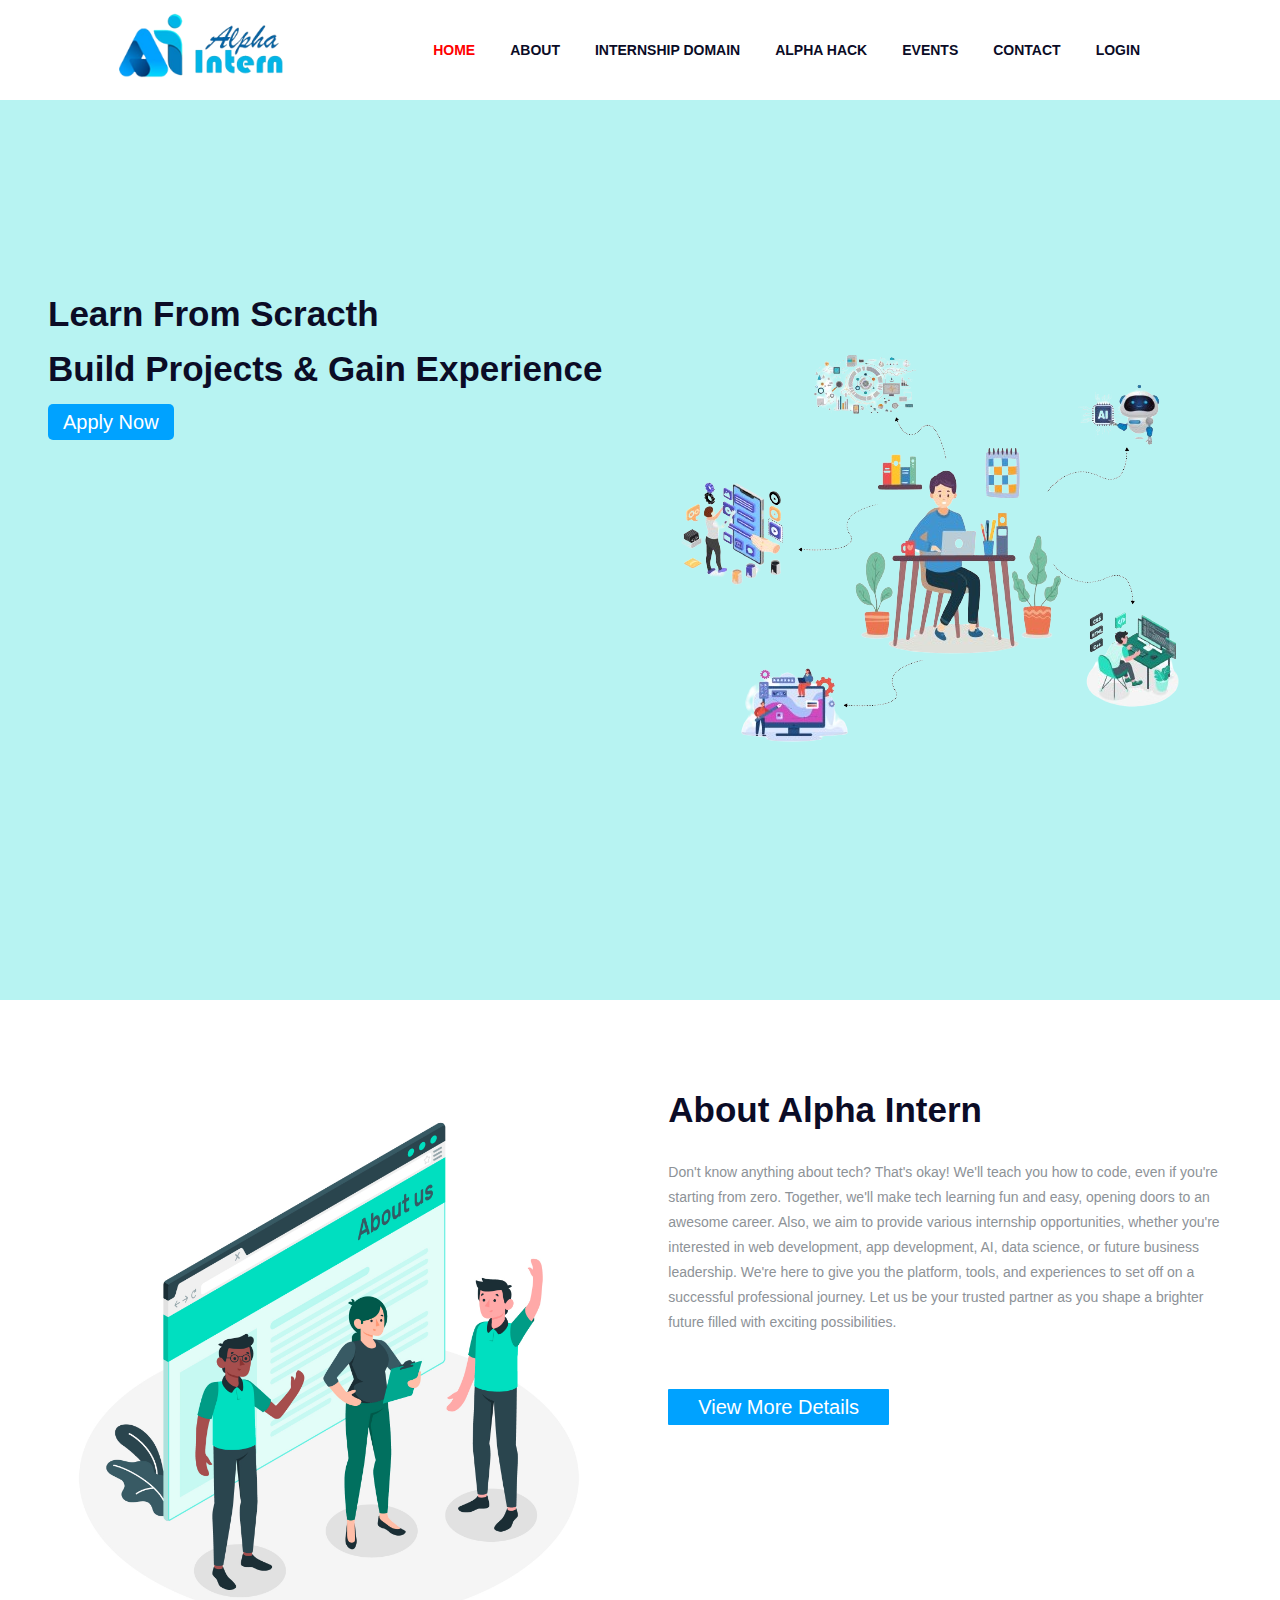
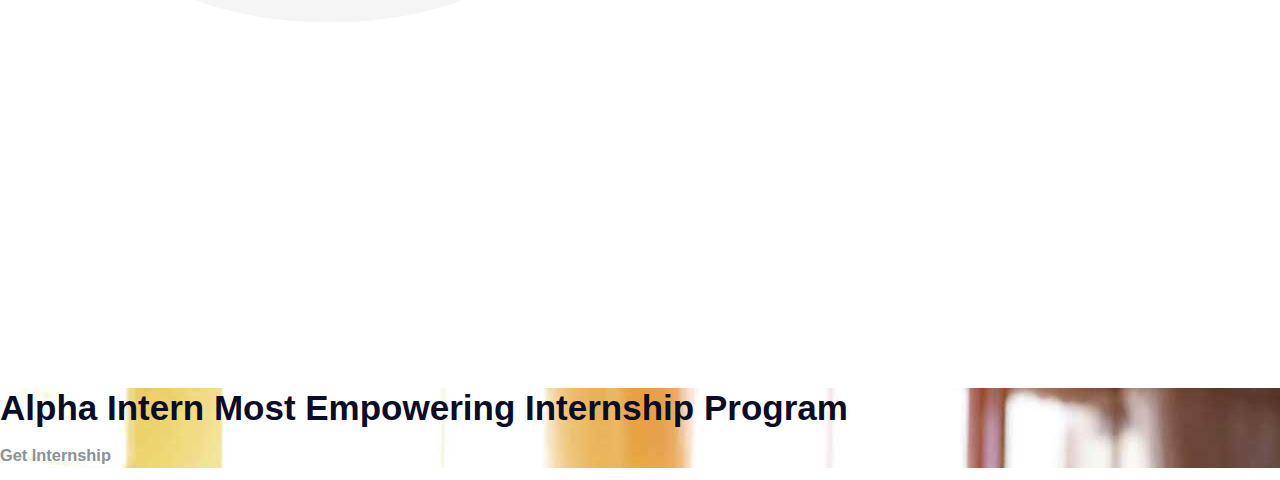
<file: Alpha Intern Clone/index.html>
<!DOCTYPE html>
<html lang="en">

<head>
    <meta charset="UTF-8">
    <meta name="viewport" content="width=device-width, initial-scale=1.0">
    <title>alphaIntern</title>
    <link rel="stylesheet" href="index.css">
</head>

<body>
    <div class="homePage">
        <div class="navBar">
            <div class="logo">
                <img src="logo.png" alt="">
            </div>
            <div class="details">
                <ul>
                    <a href="">
                        <li style="color: red;">HOME</li>
                    </a>
                    <a href="">
                        <li>ABOUT</li>
                    </a>
                    <a href="">
                        <li>INTERNSHIP DOMAIN</li>
                    </a>
                    <a href="">
                        <li>ALPHA HACK</li>
                    </a>
                    <a href="">
                        <li>EVENTS</li>
                    </a>
                    <a href="">
                        <li>CONTACT</li>
                    </a>
                    <a href="">
                        <li>LOGIN</li>
                    </a>
                </ul>
            </div>
        </div>
        <div class="slideBar">
            <div class="info-block">
                <h2>Learn From Scracth</h2>
                <h2> Build Projects & Gain Experience</h2>
                <div class="applyNow">
                    <a href=""
                    style=" text-decoration:none; background-color: #00a2ff; border: none; 
                    font-size: 20px; padding: 7px 15px; font-weight: 500; color: #fff; 
                    border-radius: 5px;">Apply Now</a>
                </div>
            </div>
            <img src="main-slider.png" alt="">
        </div>
        <div class="aboutUs">
            <div class="imgAU">
                <img src="aboutUs.jpg" alt="">
            </div>
            <div class="aboutAlphaIntern">
                <h2>About Alpha Intern</h2>
                <p>Don't know anything about tech? That's okay! We'll teach you how to code, even if you're starting from zero. Together, we'll make tech learning fun and easy, opening doors to an awesome career. Also, we aim to provide various internship opportunities, whether you're interested in web development, app development, AI, data science, or future business leadership. We're here to give you the platform, tools, and experiences to set off on a successful professional journey. Let us be your trusted partner as you shape a brighter future filled with exciting possibilities.</p>
                <div class="viewDetails">
                    <a href=""
                    style=" text-decoration:none; background-color: #00a2ff; border: none; 
                    font-size: 20px; padding: 7px 30px; font-weight: 500; color: #fff; 
                    border-radius: 1px;">View More Details</a>
                </div>
            </div>
        </div>
        <div class="internship">
            <h2>Alpha Intern Most Empowering Internship Program</h2>
            <div class="getInternship">
                <div class="box">
                    <h3>Get Internship</h3>
                </div>
            </div>
        </div>
    </div>
</body>
</html>
</file>
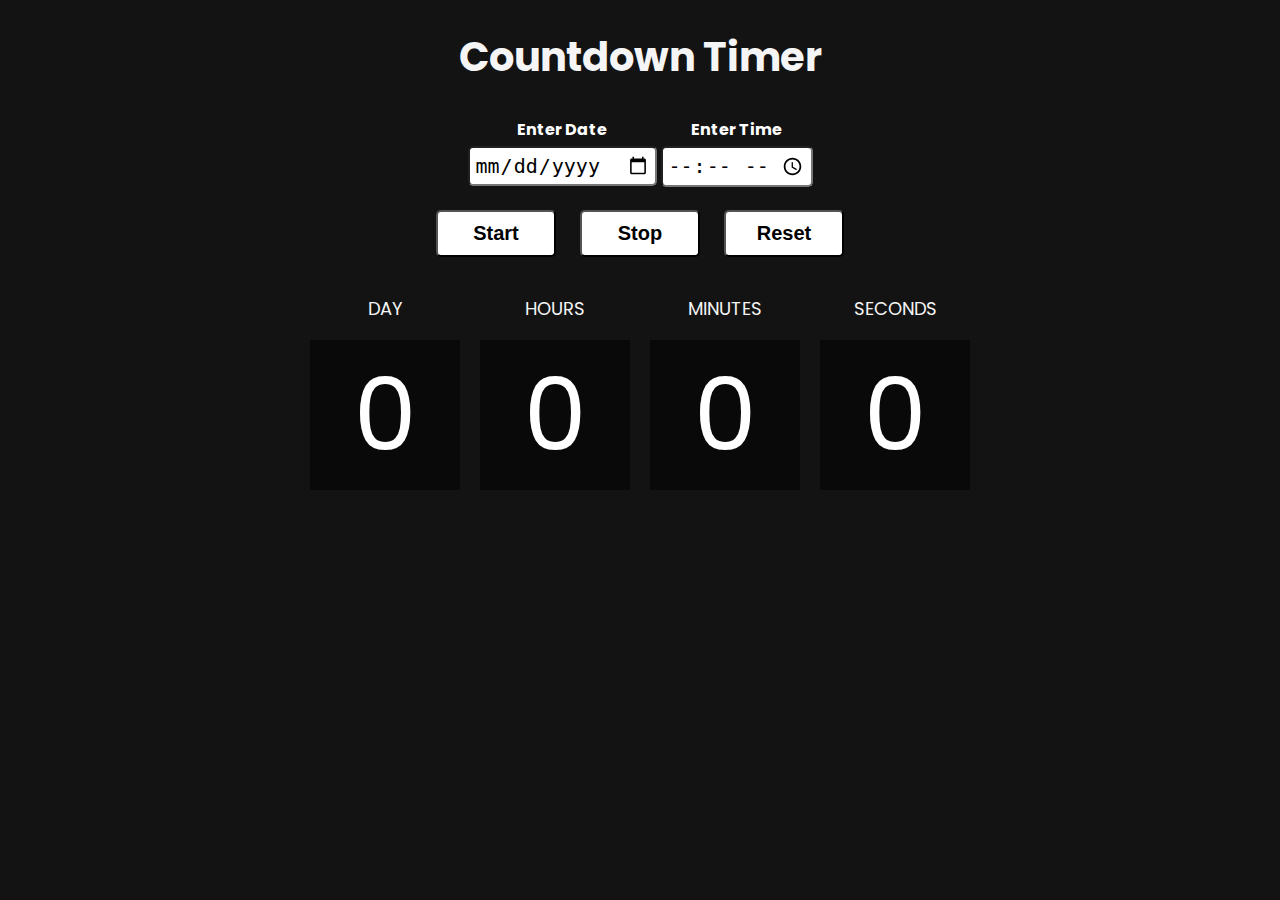
<file: CountDown Timer/count.html>
<!DOCTYPE html>
<html lang="en">
<head>
    <meta charset="UTF-8">
    <meta name="viewport" content="width=device-width, initial-scale=1.0">
    <title>countDownTimer</title>
    <link rel="stylesheet" href="countDownTimer.css">
    <script src="countDown.js"></script>
</head>
<body>
    <h1>Countdown Timer</h1>
    <table>
        <thead>
            <tr>
                <th>Enter Date</th>
                <th>Enter Time</th>
            </tr>
        </thead>
        <tbody>
            <tr>
                <td><input type="date" id="date" ></td>
                <td><input type="time" id="time" ></td>
            </tr>
        </tbody>
    </table>
    <button id="calculate">Start</button>
    <button id="stop">Stop</button>
    <button id="reset">Reset</button>

    <div class="countdown">
        <div>
            <p class="heading">DAY</p>
            <div class="time" id="countdown-days">0</div>
        </div>
        <div>
            <p class="heading">HOURS</p>
            <div class="time" id="countdown-hours">0</div>
        </div>
        <div>
            <p class="heading">MINUTES</p>
            <div class="time" id="countdown-minutes">0</div>
        </div>
        <div>
            <p class="heading">SECONDS</p>
            <div class="time" id="countdown-seconds">0</div>
        </div>
    </div>
</body>
</html>
</file>
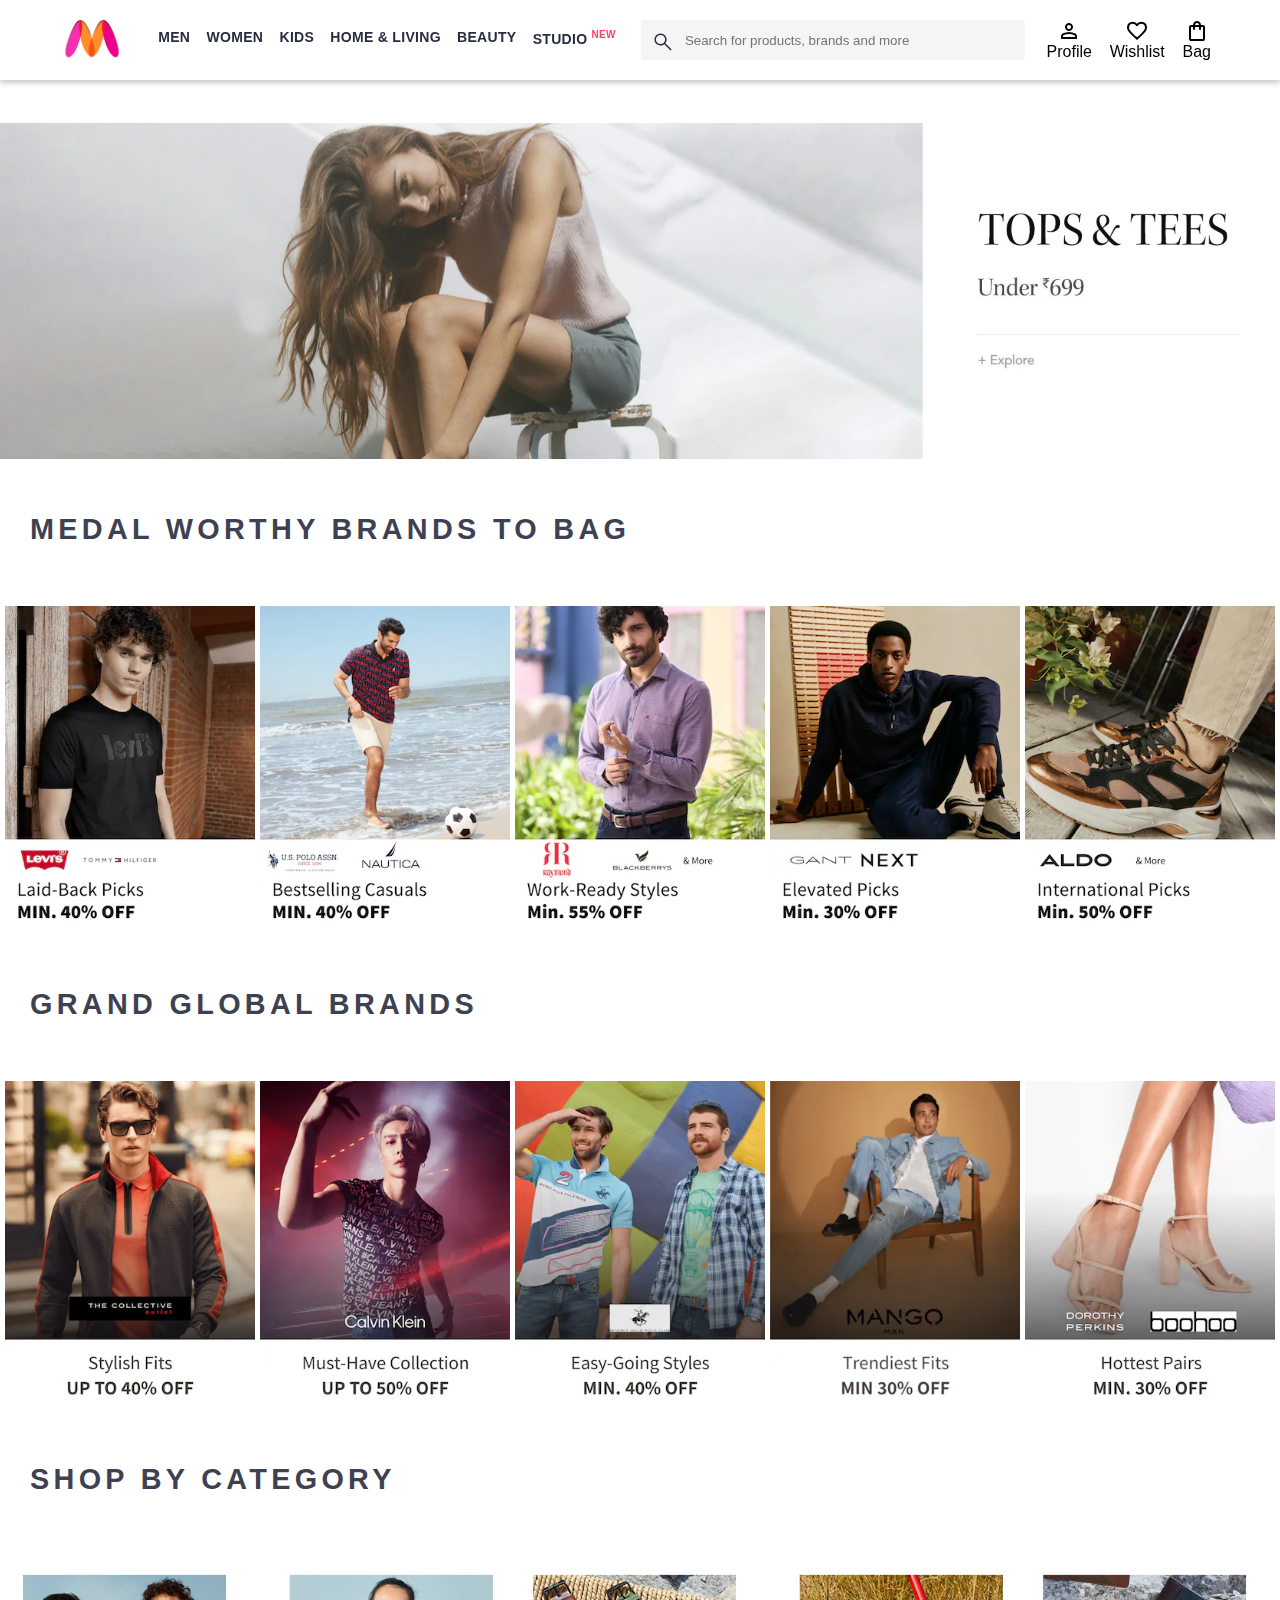
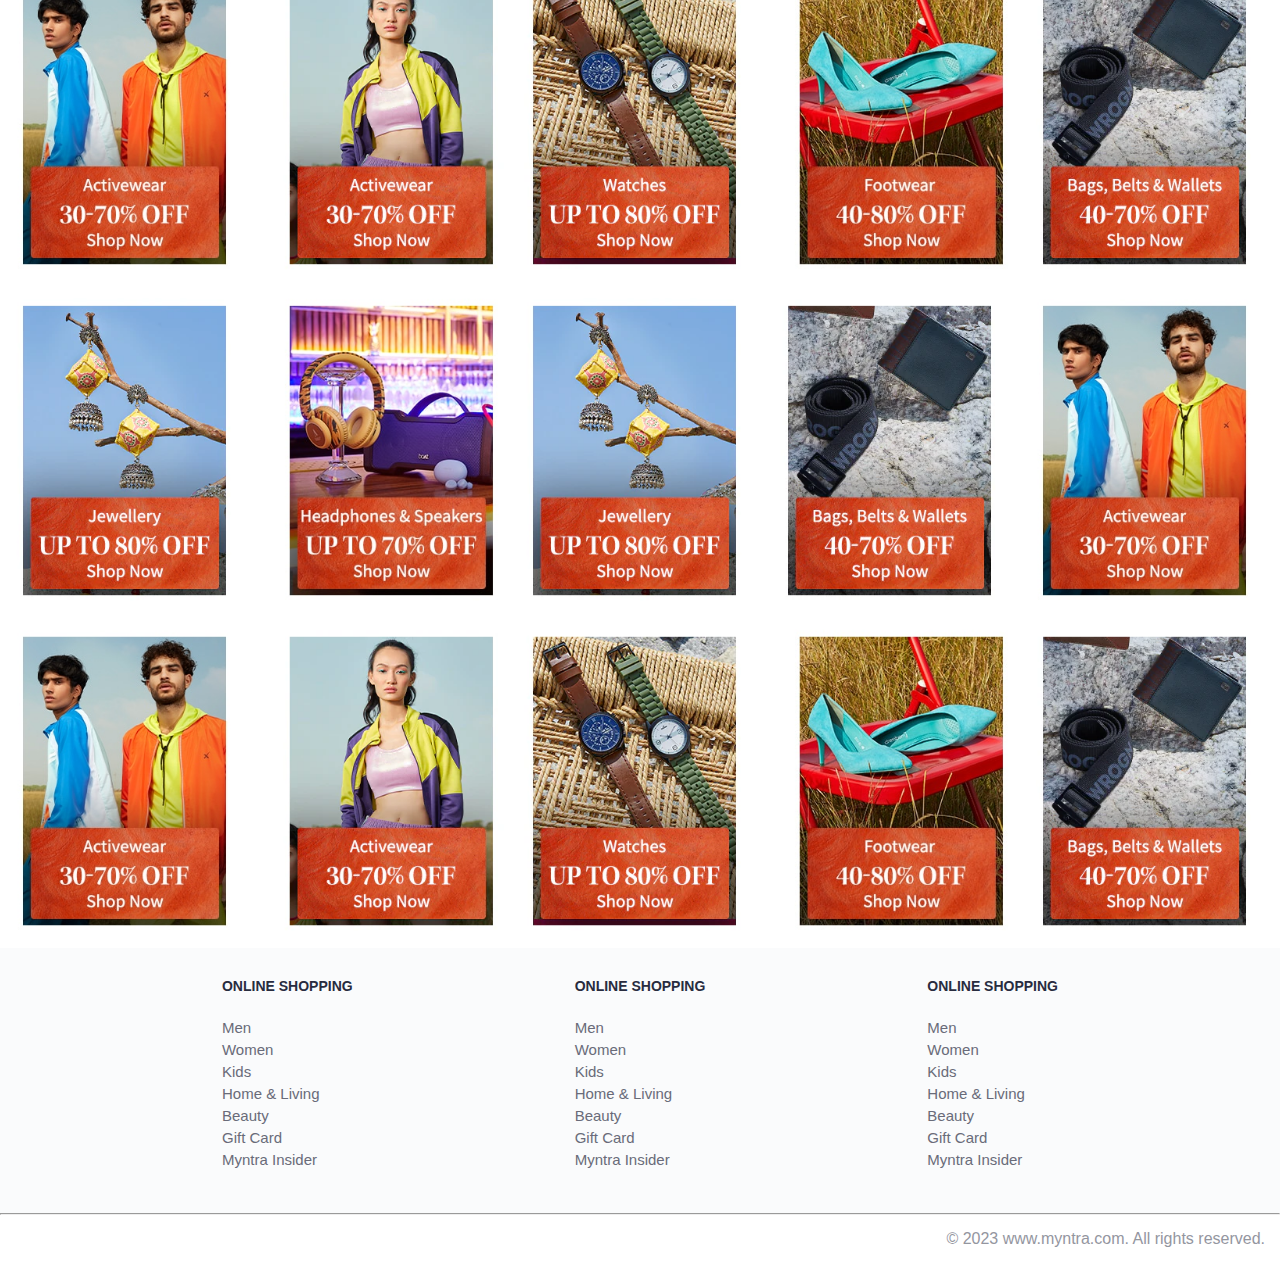
<file: Myntra Clone/myntra.html>
<!DOCTYPE html>
<html lang="en">
<head>
    <meta charset="UTF-8">
    <meta name="viewport" content="width=device-width, initial-scale=1.0">
    <title>myntraClone</title>
    <link rel="stylesheet" href="https://cdnjs.cloudflare.com/ajax/libs/font-awesome/6.4.2/css/all.min.css">
    <link rel="stylesheet" href="https://fonts.googleapis.com/css2?family=Material+Symbols+Outlined:opsz,wght,FILL,GRAD@20..48,100..700,0..1,-50..200" />
    <link rel="stylesheet" href="myntra.css">
</head>
<body>
    <header>
        <div class="logo_container">
            <a href="#"><img class="myntra_home" src="logomyntra1.png" alt="Myntra Home"></a>
        </div>
        <nav class="nav_bar">
            <a href="#">Men</a>
            <a href="#">Women</a>
            <a href="#">Kids</a>
            <a href="#">Home & Living</a>
            <a href="#">Beauty</a>
            <a href="#">Studio <sup>New</sup></a>
        </nav>
        <div class="search_bar">
            <span class="material-symbols-outlined search_icon">Search</span>
            <input class="search_input" placeholder="Search for products, brands and more">
        </div>
        <div class="action_bar">
            <div class="action_container">
                <span class="material-symbols-outlined action_icon">person</i></span>
                <span class="action_name">Profile</span>
            </div>

            <div class="action_container">
                <span class="material-symbols-outlined action_icon">favorite</span>
                <span class="action_name">Wishlist</span>
            </div>

            <div class="action_container">
                <span class="material-symbols-outlined action_icon">shopping_bag</span>
                <span class="action_name">Bag</span>
            </div>
        </div>
    </header>
    <main>
        <div class="banner_container">
            <img class="banner_image" src="topImage.webp" alt="Main Banner">
        </div>
        <div class="category_heading">
            <h2>MEDAL WORTHY BRANDS TO BAG</h2>
        </div>
        <div class="category_items">
            <a href="#"><img class="sale_item" src="model1st.webp"></a>
            <a href="#"><img class="sale_item" src="model2.webp"></a>
            <a href="#"><img class="sale_item" src="model3.webp"></a>
            <a href="#"><img class="sale_item" src="model4.webp"></a>
            <a href="#"><img class="sale_item" src="model5.webp"></a>
        </div>
        <div class="category_heading">
            <h2>GRAND GLOBAL BRANDS</h2>
        </div>
        <div class="category_items">
            <a href="#"><img class="sale_item" src="brand1.webp"></a>
            <a href="#"><img class="sale_item" src="brand2.webp"></a>
            <a href="#"><img class="sale_item" src="brand3.webp"></a>
            <a href="#"><img class="sale_item" src="brand4.webp"></a>
            <a href="#"><img class="sale_item" src="brand5.webp"></a>
        </div>
        <div class="category_heading">
            <h2>SHOP BY CATEGORY</h2>
        </div>
        <div class="category_items">
            <a href="#"><img class="sale_item" src="shop4.jpg"></a>
            <a href="#"><img class="sale_item" src="shopby3.webp"></a>
            <a href="#"><img class="sale_item" src="shopby7.webp"></a>
            <a href="#"><img class="sale_item" src="shopby9.jpg"></a>
            <a href="#"><img class="sale_item" src="shopby12.webp"></a>
            <a href="#"><img class="sale_item" src="shopby2.webp"></a>
            <a href="#"><img class="sale_item" src="shopby10.jpg"></a>
            <a href="#"><img class="sale_item" src="shopby11.webp"></a>
            <a href="#"><img class="sale_item" src="shopby12.webp"></a>
            <a href="#"><img class="sale_item" src="shop4.jpg"></a>
            <a href="#"><img class="sale_item" src="shop4.jpg"></a>
            <a href="#"><img class="sale_item" src="shopby3.webp"></a>
            <a href="#"><img class="sale_item" src="shopby7.webp"></a>
            <a href="#"><img class="sale_item" src="shopby9.jpg"></a>
            <a href="#"><img class="sale_item" src="shopby12.webp"></a>
        </div>
    </main>
    <footer>
         <footer>
        <div class="footer_container">
            <div class="footer_column">
                <h3>ONLINE SHOPPING</h3>

                <a href="#">Men</a>
                <a href="#">Women</a>
                <a href="#">Kids</a>
                <a href="#">Home & Living</a>
                <a href="#">Beauty</a>
                <a href="#">Gift Card</a>
                <a href="#">Myntra Insider</a>
            </div>

            <div class="footer_column">
                <h3>ONLINE SHOPPING</h3>

                <a href="#">Men</a>
                <a href="#">Women</a>
                <a href="#">Kids</a>
                <a href="#">Home & Living</a>
                <a href="#">Beauty</a>
                <a href="#">Gift Card</a>
                <a href="#">Myntra Insider</a>
            </div>

            <div class="footer_column">
                <h3>ONLINE SHOPPING</h3>

                <a href="#">Men</a>
                <a href="#">Women</a>
                <a href="#">Kids</a>
                <a href="#">Home & Living</a>
                <a href="#">Beauty</a>
                <a href="#">Gift Card</a>
                <a href="#">Myntra Insider</a>
            </div>
        </div>
        <hr>

        <div class="copyright">
            © 2023 www.myntra.com. All rights reserved.
        </div>
    </footer>
</body>
</html>
</file>
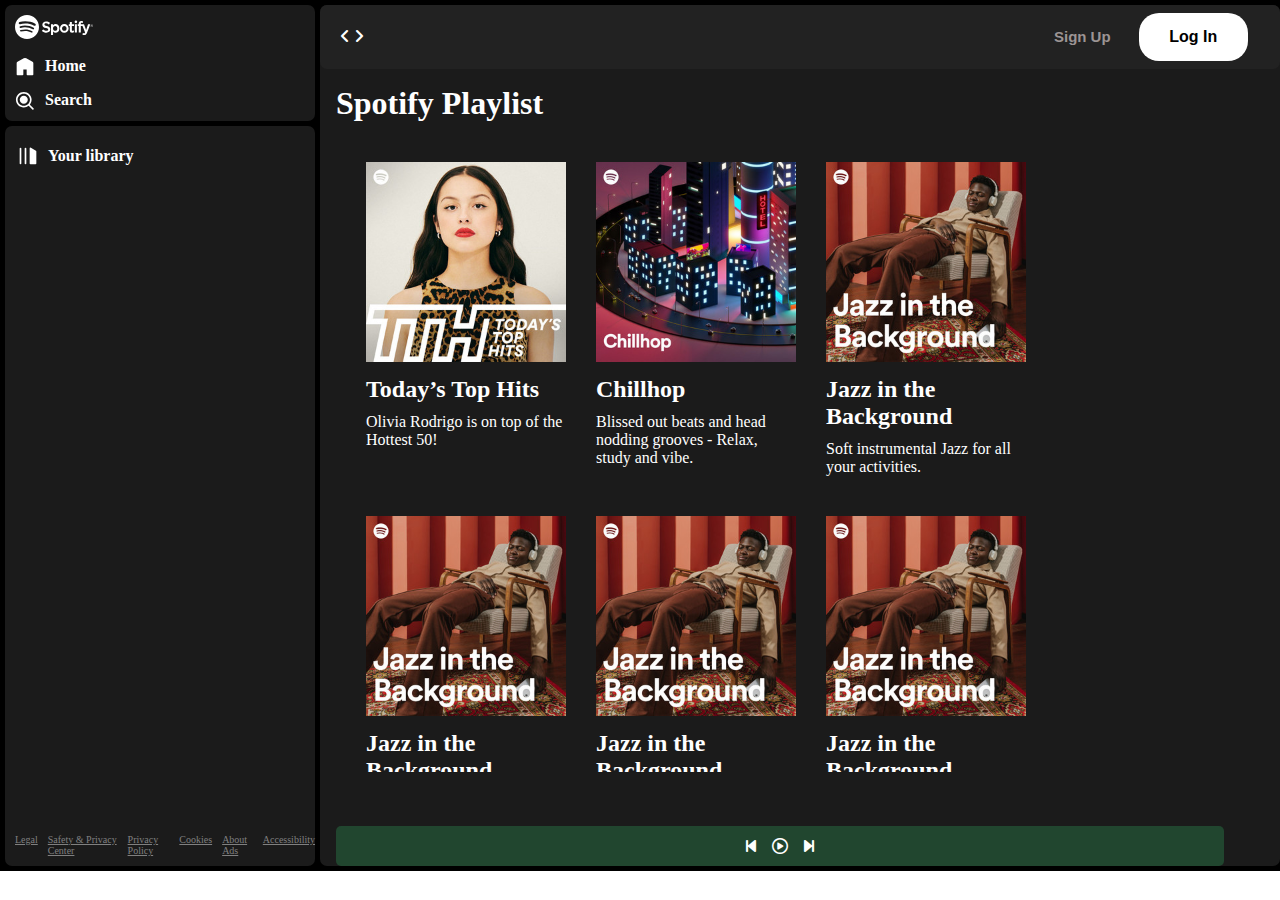
<file: Spotify Clone/homePage.html>
<!DOCTYPE html>
<html lang="en">

<head>
    <meta charset="UTF-8">
    <meta name="viewport" content="width=device-width, initial-scale=1.0">
    <link rel="stylesheet" href="https://cdnjs.cloudflare.com/ajax/libs/font-awesome/6.4.2/css/all.min.css">
    <link rel="stylesheet" href="homePage.css">
    <link rel="stylesheet" href="utility.css">
    <title>spotifyClone</title>
</head>

<body>
    <div class="container flex bg-black">
        <div class="left bg-black">
            <div class="home bg-gray rounded m-1 p1">
                <div class="logo"><img class="invert" src="logo.svg" alt=""></div>
                <ul>
                    <li><img class="invert" src="home.svg" alt="home">Home</li>
                    <li><img class="invert" src="search.svg" alt="search">Search</li>
                </ul>
            </div>
            <div class="library bg-gray rounded m-1 p1">
                <div class="heading">
                    <img class="invert" src="playlist.svg" alt="">
                    <h2>Your library</h2>
                </div>
                <div class="footer">
                    <div><a href="https://www.spotify.com/in-en/legal/"><span>Legal</span></a></div>
                    <div><a href="https://www.spotify.com/in-en/safetyandprivacy/"><span>Safety & Privacy
                                Center</span></a></div>
                    <div><a href="https://www.spotify.com/in-en/legal/privacy-policy/"><span>Privacy Policy</span></a>
                    </div>
                    <div><a href="https://www.spotify.com/in-en/legal/cookies-policy/"><span>Cookies</span></a></div>
                    <div><a href="https://www.spotify.com/in-en/legal/privacy-policy/#s3"><span>About Ads</span></a>
                    </div>
                    <div><a href="https://www.spotify.com/in-en/accessibility/"><span>Accessibility</span></a></div>
                </div>
            </div>
        </div>
        <div class="right bg-gray rounded">
            <div class="header">
                <div class="nav">
                    <i class="fa-solid fa-angle-left"></i>
                    <i class="fa-solid fa-angle-right"></i>
                </div>
                <div class="button">
                    <button class="Sbtn">Sign Up</button>
                    <button class="Lbtn">Log In</button>
                </div>
            </div>
            <div class="spotifyPlaylist">
                <h1>Spotify Playlist</h1>
                <div class="cardContainer">
                    <div class="card">
                        <div class="play">
                            <i class="fa-solid fa-play"></i>
                        </div>
                        <img src="img1.jpg" alt="">
                        <h2>Today’s Top Hits</h2>
                        <p>Olivia Rodrigo is on top of the Hottest 50!</p>
                    </div>
                    <div class="card">
                        <div class="play">
                            <i class="fa-solid fa-play"></i>
                        </div>
                        <img src="img2.jpg" alt="">
                        <h2>Chillhop</h2>
                        <p>Blissed out beats and head nodding grooves - Relax, study and vibe.</p>
                    </div>
                    <div class="card">
                        <div class="play">
                            <i class="fa-solid fa-play"></i>
                        </div>
                        <img src="img3.jpg" alt="">
                        <h2>Jazz in the Background</h2>
                        <p>Soft instrumental Jazz for all your activities.</p>
                    </div>
                    <div class="card">
                        <div class="play">
                            <i class="fa-solid fa-play"></i>
                        </div>
                        <img src="img3.jpg" alt="">
                        <h2>Jazz in the Background</h2>
                        <p>Soft instrumental Jazz for all your activities.</p>
                    </div>
                    <div class="card">
                        <div class="play">
                            <i class="fa-solid fa-play"></i>
                        </div>
                        <img src="img3.jpg" alt="">
                        <h2>Jazz in the Background</h2>
                        <p>Soft instrumental Jazz for all your activities.</p>
                    </div>
                    <div class="card">
                        <div class="play">
                            <i class="fa-solid fa-play"></i>
                        </div>
                        <img src="img3.jpg" alt="">
                        <h2>Jazz in the Background</h2>
                        <p>Soft instrumental Jazz for all your activities.</p>
                    </div>
                    <div class="card">
                        <div class="play">
                            <i class="fa-solid fa-play"></i>
                        </div>
                        <img src="img3.jpg" alt="">
                        <h2>Jazz in the Background</h2>
                        <p>Soft instrumental Jazz for all your activities.</p>
                    </div>
                    <div class="card">
                        <div class="play">
                            <i class="fa-solid fa-play"></i>
                        </div>
                        <img src="img3.jpg" alt="">
                        <h2>Jazz in the Background</h2>
                        <p>Soft instrumental Jazz for all your activities.</p>
                    </div>
                    <div class="card">
                        <div class="play">
                            <i class="fa-solid fa-play"></i>
                        </div>
                        <img src="img3.jpg" alt="">
                        <h2>Jazz in the Background</h2>
                        <p>Soft instrumental Jazz for all your activities.</p>
                    </div>
                </div>
                <div class="playbar">
                    <div class="songinfo">

                    </div>
                    <div class="songbotton">
                        <i class="fa-solid fa-backward-step"></i>
                        <i class="fa-regular fa-circle-play"></i>
                        <i class="fa-solid fa-forward-step"></i>
                    </div>
                    <div class="songtime">
                        
                    </div>
                </div>
            </div>
        </div>
    </div>
    <script src="spotify.js"></script>
</body>

</html>
</file>
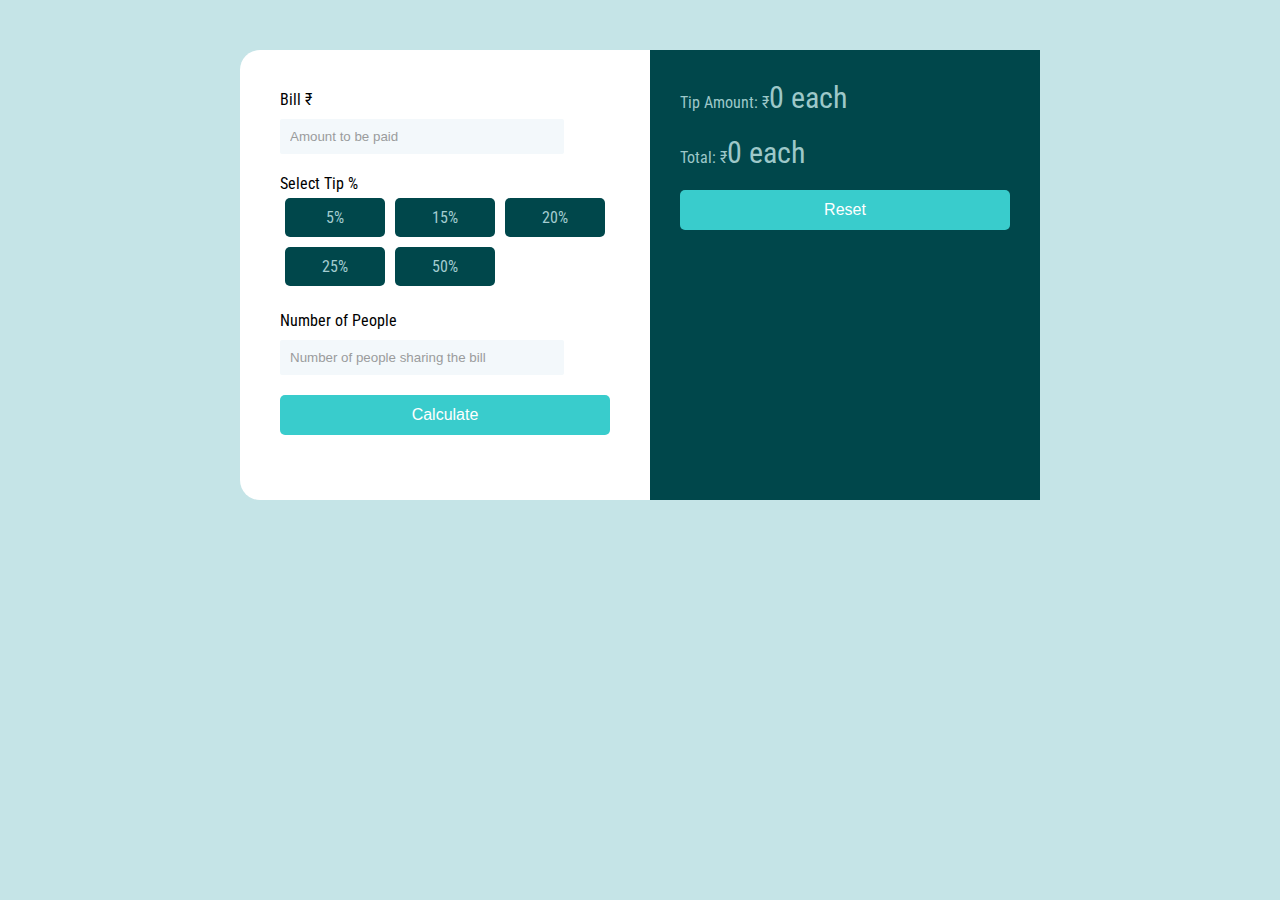
<file: Tip Calculator/tip.html>
<!DOCTYPE html>
<html lang="en">
<head>
    <meta charset="UTF-8">
    <meta name="viewport" content="width=device-width, initial-scale=1.0">
    <title>tipCalculator</title>
    <link rel="stylesheet" href="tip.css">
</head>
<body>
    <div class="container">
        <div class="wrapper">
            <p>Bill ₹</p>
            <input id="amount" type="number" placeholder="Amount to be paid">

            <p>Select Tip %</p>
            <div class="tips">
                <div class="tip">5%</div>
                <div class="tip">15%</div>
                <div class="tip">20%</div>
                <div class="tip">25%</div>
                <div class="tip">50%</div>
            </div>
            <p>Number of People</p>
            <input id="people" type="number" placeholder="Number of people sharing the bill">
            <button id="calculate">Calculate</button>
        </div>
        <div class="right-wrapper">
            <p>Tip Amount: ₹<span id="tipamount">0</span><span> each</span></p>
            <p>Total: ₹<span id="totalamount">0</span><span> each</span></p>
            <button id="reset">Reset</button>
        </div>
    </div>
    <script src="tip.js"></script>
</body>
</html>
</file>
<file: Alpha Intern Clone/index.css>
*{
    margin: 0;
    padding: 0;
}
body{
    font-family:"Poppins", Arial, Helvetica, sans-serif;
    font-weight: 400;
    font-size: 14px;
    line-height: 25px;
    color: #8d9297;
    letter-spacing: 0px;
}
.navBar{
    /* background-color:white; */
    /* padding: 5px; */
    display: flex;
    justify-content: space-between;
    align-items: center;
    width: 100%;
    height: 100px;
    /* position: fixed;
    top: 0%;
    left: 0%;
    right: 0%; */
}
.logo img{
    width:190px;
    height: 70px;
    margin-left: 100px;
}
.details ul a{
    text-decoration: none;
}
.details ul{
    margin-right: 130px;
    display: flex;
    list-style: none;
    gap: 35px;
    padding: 0px 10px;
    font-weight: bold;
}
.details ul a li{
    color: #0b0c26;
}
.slideBar{
    background-color: #B7F3F2;
    display: flex !important;
    min-height: 100dvh;
    width: 100%;
}
.info-block{
    padding: 24px 48px;
    width: fit-content;
    font-size: 35px;
    margin-top: 170px;
}
h2{
    font-size: 35px;
    line-height: 40px;
    margin-bottom: 15px;
    font-weight: 600;
    color: #0b0c26;
}
.slideBar img{
    max-height: 100dvh;
    aspect-ratio: 1/1 !important;
    object-fit: contain;
    max-width: 100%;
    margin-right:2%;
}
.aboutUs{
    display: flex !important;
    min-height: 100dvh;
    width: 100%;
    justify-content: space-evenly;
    padding: 90px 0px;
    margin-bottom: -92px;
}
.imgAU img{
    width: 555px;
    height: 555px;

}
.aboutAlphaIntern{
    width: 555px;
    height: 555px;
    line-height: 25px;
}
.aboutAlphaIntern p{
    color: #8d9297;
    padding-top: 15px;
    margin: 0 0 15px;
}
.viewDetails{
    margin-top: 60px;
}
.internship{
    background-image: url("row-bgimage-1.jpg");
    background-repeat: no-repeat;
}
</file>
<file: CountDown Timer/countDownTimer.css>
@import url('https://fonts.googleapis.com/css2?family=Poppins&display=swap');

body {
    text-align: center;
    background-color: #131313;
    font-family: 'Poppins', sans-serif;
}

h1 {
    color: #F5F5F5;
    font-size: 40px;
}

table {
    margin: auto;
}

th {
    color: #FFFFFF;
}

input {
    font-size: 20px;
    padding: 5px;
    border-radius: 5px;
}

button {
    min-width: 120px;
    margin: 20px 10px;
    padding: 10px;
    font-size: 20px;
    background-color: #FFFFFF;
    border-radius: 5px;
    font-weight: 600;
}

.countdown {
    display: flex;
    justify-content: center;
}

.heading {
    color: #F5F5F5;
    font-size: 18px;
    text-transform: uppercase;
}

.time {
    background-color: #090909;
    color: #FFFFFF;
    font-size: 100px;
    width: 150px;
    margin: 0 10px;
}
</file>
<file: Myntra Clone/myntra.css>
*{
    margin: 0;
    padding: 0;
    font-family: Assistant,-apple-system,BlinkMacSystemFont,Segoe UI,Roboto,Helvetica,Arial,sans-serif;
    box-sizing: border-box;
}
header {
    display: flex;
    background-color: #ffffff;
    height: 80px;
    justify-content: space-between;
    align-items: center;
    box-shadow: 0px 3px 5px 0px rgba(133,124,124,0.41);
    -webkit-box-shadow: 0px 3px 5px 0px rgba(133,124,124,0.41);
    -moz-box-shadow: 0px 3px 5px 0px rgba(133,124,124,0.41);
    position: fixed;
    top: 0%;
    left: 0%;
    right: 0%;
}
.myntra_home {
    height: 45px;
}
.logo_container {
    margin-left: 4%;
}
.action_bar {
    margin-right: 4%;
}
.nav_bar {
    padding: 5px;
    display: flex;
    min-width: 500px;
    justify-content: space-evenly;
}
.nav_bar a {
    font-size: 14px;
    letter-spacing: .3px;
    color: #282c3f;
    font-weight: 700;
    text-transform: uppercase;
    text-decoration: none;
    padding: 25px 0;
    border-bottom: 5px solid #ffffff;
}
.nav_bar a:hover {
    border-bottom: 4px solid #f54e77;
}
.nav_bar a sup {
    color: #ff3f6c;
    font-size: 10px;
}
.search_bar {
    height: 40px;
    min-width: 200px;
    width: 30%;
    display: flex;
    align-items: center;
}
.search_icon {
    box-sizing: content-box;
    height: 20px;
    padding: 10px;
    background-color: #f5f5f6;
    color: #282c3f;
    font-weight: 300;
    border-radius: 4px 0 0 4px;
}
.search_input {
    color: #696e79;
    background-color: #f5f5f6;
    flex-grow: 1;
    height: 40px;
    border: 0;
    border-radius: 0 4px 4px 0;
    outline: none;
}

.action_bar {
    display: flex;
    min-width: 200px;
    justify-content: space-evenly;
    cursor: pointer;
}

.action_container {
    display: flex;
    flex-direction: column;
    align-items: center;
}
.banner_container {
    margin: 40px 0;
}
.banner_image {
    margin-top: 83px;
    width: 100%;
}
.category_heading h2 {
    text-transform: uppercase;
    color: #3e4152;
    letter-spacing: .15em;
    font-size: 1.8em;
    margin: 50px 0 10px 30px;
    max-height: 5em;
    font-weight: 700;
    padding-bottom: 50px;
}

.category_items {
    display: flex;
    flex-wrap: wrap;
    justify-content: space-evenly;
}

.sale_item {
    width: 250px;
}

.footer_container {
    padding: 30px 0px 40px 0px;
    background: #FAFBFC;
    display: flex;
    justify-content: space-evenly;
}

.footer_column {
    display: flex;
    flex-direction: column;
}

.footer_column h3 {
    color: #282c3f;
    font-size: 14px;
    margin-bottom: 25px;
}

.footer_column a {
    color: #696b79;
    font-size: 15px;
    text-decoration: none;
    padding-bottom: 5px;
}

.copyright {
    color: #94969f;
    text-align: end;
    padding: 15px;
}
</file>
<file: Spotify Clone/homePage.css>
*{
    margin: 0;
    padding: 0;
}
/* body{
    background-color: black;
    color:white;
} */
.left{
    width: 25vw;
}
.right{
    width: 75vw;
    margin: 5px 0px;
    position: relative;
}
.home ul li{
    display: flex;
    width:20px;
    gap: 10px;
    list-style: none;
    padding-top:14px;
    font-weight: bold;
}
.heading{
    display: flex;
    width:100%;
    gap: 10px;
    padding-top:14px;
    padding: 10px 3px;
    align-items: center;
}
.heading img{
    width:20px;
}
.heading h2{
    font-size:medium;
}

.invert{
    filter: invert(1);
}
.library{
    min-height: 80vh;
    position: relative;
}
.footer{
    display: flex;
    font-size: 10px;
    gap: 10px;
    position: absolute;
    bottom: 0px;
    padding: 10px 0px;
}
.footer a{
    color: gray;
}
.header{
    display: flex;
    justify-content:space-between;
    background-color: rgb(34,34,34);
    border-radius: 7px;
    height: 64px;
    align-items: center;
}
.header > *{
    padding: 20px;
}

.spotifyPlaylist{
    padding: 16px;
}
.cardContainer{
    margin: 20px;
    display: flex;
    gap: 10px;
    flex-wrap: wrap;
    overflow-y:scroll;
    max-height: 70vh;
}
.card{
    width: 200px;
    padding: 10px;
    border-radius: 5px;
    border-color: rgb(25,25,25);
    position: relative;
}
.card > *{
    padding-top: 10px;
}
.card img{
    width: 100%;
    object-fit: contain;
}
.play{
    color: black;
    width:30px;
    height: 30px;
    background-color: #1fdf64;
    border-radius: 50%;
    padding: 4px;
    display: flex;
    align-items: center;
    justify-content: center;
    position: absolute;
    top: 175px;
    right: 16px;
    opacity: 0;
    transition: all 1s ease-out;
}
.button > *{
    margin: 0px 12px;
}
.button{
    align-items: center;
    justify-content: center;
}
.Sbtn{
    background-color: rgb(34,34,34);
    color: rgb(156,148,148);
    font-weight: bold;
    border: none;
    outline: none;
    cursor: pointer;
    font-size:15px;
}
.Sbtn:hover{
    font-size: 16px;
    color: white;
}
.Lbtn{
    background-color: white;
    font-weight: bold;
    border: none;
    border-radius: 20px;
    color: black;
    padding: 12px;
    width: 109.38px;
    height: 48px;
    cursor: pointer;
    font-size: 16px;
}
.Lbtn:hover{
    background-color: rgb(240, 238, 238);
    padding: 14px;
    width: 112px;
    height: 50px;
    border-radius: 21px;
}
.playbar{
    position: absolute;
    bottom: 0;
    background-color: #21462f;
    width: 90%;
    padding: 12px;
    border-radius: 5px;
}
.songbotton{
    display: flex;
    justify-content: center;
    gap: 16px;
}
</file>
<file: Spotify Clone/utility.css>
.flex{
    display: flex;
}
.justify-content{
    justify-content: center;
}
.item-center{
    align-items: center;
}
.bg-black{
    background-color: black;
    color: white;
}
.invert{
    color: white;
}
.bg-gray{
    background-color: rgb(27, 27, 27);
}
.rounded{
    border-radius: 7px;
}
.m-1{
    margin: 5px;
}
.p1{
    padding: 10px;
}
.border{
    border: 2px solid black;
}
/* For Webkit based browsers (Chrome, Safari, etc.) */
::-webkit-scrollbar {
    width: 10px; /* width of the scrollbar */
    background-color: #333; /* background color of the scrollbar track */
}

::-webkit-scrollbar-thumb {
    background-color: #666; /* color of the scrollbar thumb */
    border-radius: 5px; /* rounded corners for the scrollbar thumb */
}

::-webkit-scrollbar-thumb:hover {
    background-color: #999; /* color of the scrollbar thumb on hover */
}

::-webkit-scrollbar-track {
    background-color: #222; /* color of the scrollbar track */
}
</file>
<file: Tip Calculator/tip.css>
@import url('https://fonts.googleapis.com/css2?family=Roboto+Condensed&display=swap');

* {
    margin: 0;
    padding: 0;
}

body {
    display: flex;
    justify-content: center;
    background-color: #c5e4e7;
    font-family: 'Roboto Condensed', sans-serif;
}

.container {
    margin-top: 50px;
    width: 800px;
    height: 450px;
    background-color: #fff;
    border-radius: 20px;
    display: flex;
}

.wrapper {
    padding: 40px;
    width: 50%;
}

input {
    width: 80%;
    border: none;
    background: #f3f8fb;
    padding: 10px;
    margin: 10px 0 20px 0;
    border-radius: 2px;
}

input:focus {
    outline: none;
}

input::placeholder {
    opacity: 0.7;   
}

.tips {
    display: flex;
    margin-bottom: 20px;
    flex-wrap: wrap;
}

.tip {
    background: #00474b;
    color: #a4cdd1;
    min-width: 80px;
    margin: 5px;
    text-align: center;
    padding: 10px;
    border-radius: 5px;
    cursor: pointer;
}

button {
    height: 40px;
    width: 100%;
    background-color: #39CCCC;
    color: #fff;
    font-size: 16px;
    border: none;
    border-radius: 5px;
}

.right-wrapper {
    background: #00474b;
    color: #9dc8c9;
    width: 50%;
    padding: 30px;
}

.right-wrapper p {
    margin-bottom: 20px;
}

span {
    font-size: 30px;
}
</file>
